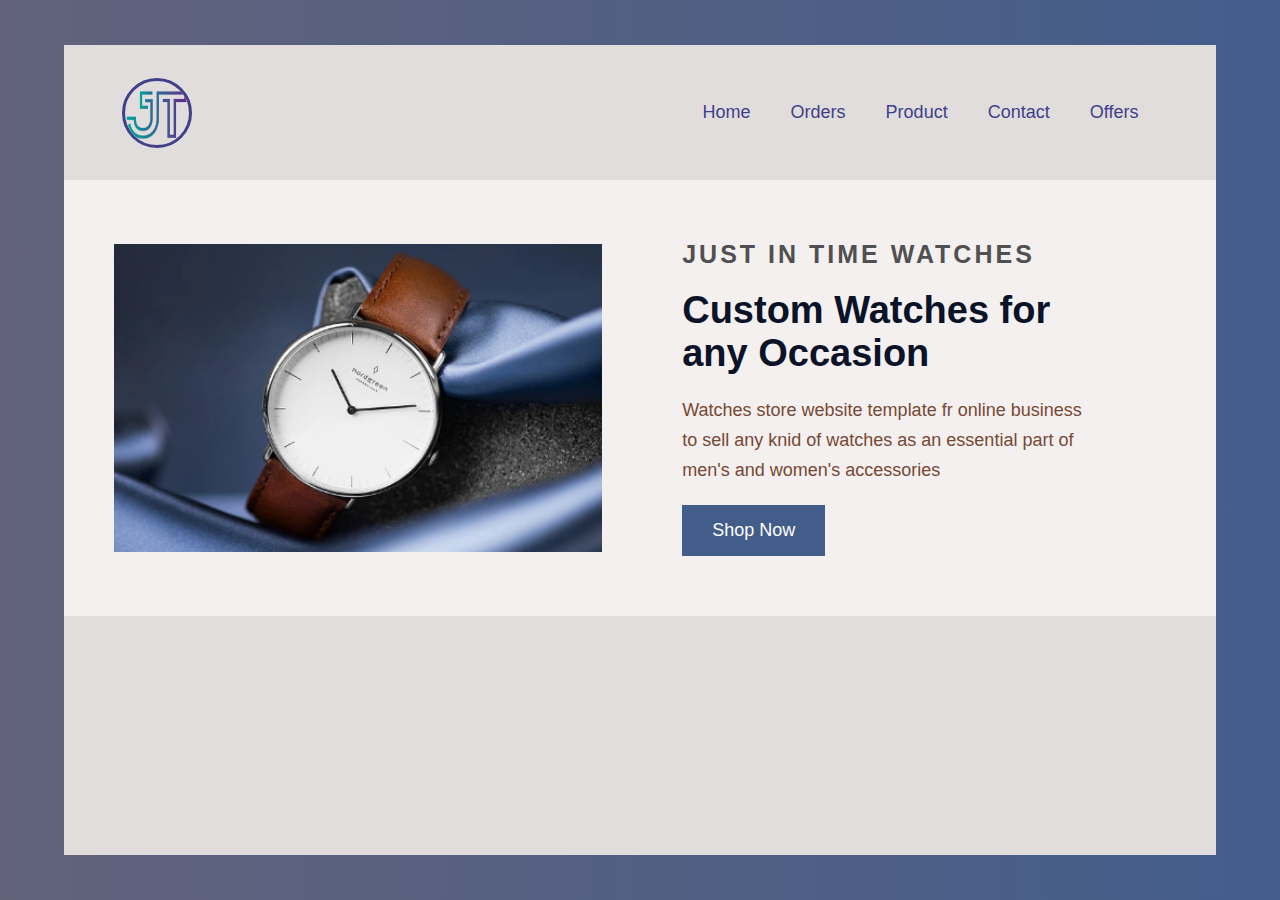
<file: product landing page/index.html>
<!DOCTYPE html>
<html>
    <head>
        <title>
            Product Landing Page
        </title>
        <link rel="stylesheet" href="style.css">
    </head>
    <body>
        <div class="container">
           <div class="main">
            <div class="bar">
                <img src="jt-removebg-preview.png" alt="logo" class="logo">
                    <ul class="list">
                        <li><a href="#">Home</a></li>
                        <li><a href="#">Orders</a></li>
                        <li><a href="#">Product</a></li>
                        <li><a href="#">Contact</a></li>
                        <li><a href="#">Offers</a></li>
            
                    </ul>
                
            </div>
            <div class="product">
                <img src="watches.png" alt="png" >
                <div class="text">
                    <h3>JUST IN TIME WATCHES</h3>
                    <h1>Custom Watches for any Occasion</h1>
                    <p>Watches store website template fr online business 
                        to sell any knid of watches as an essential
                        part of men's and women's accessories
                    </p>
                    <button>Shop Now</button>
                </div>
            </div>
           </div>                
        </div>
            
        
        
    </body>
</html>
</file>
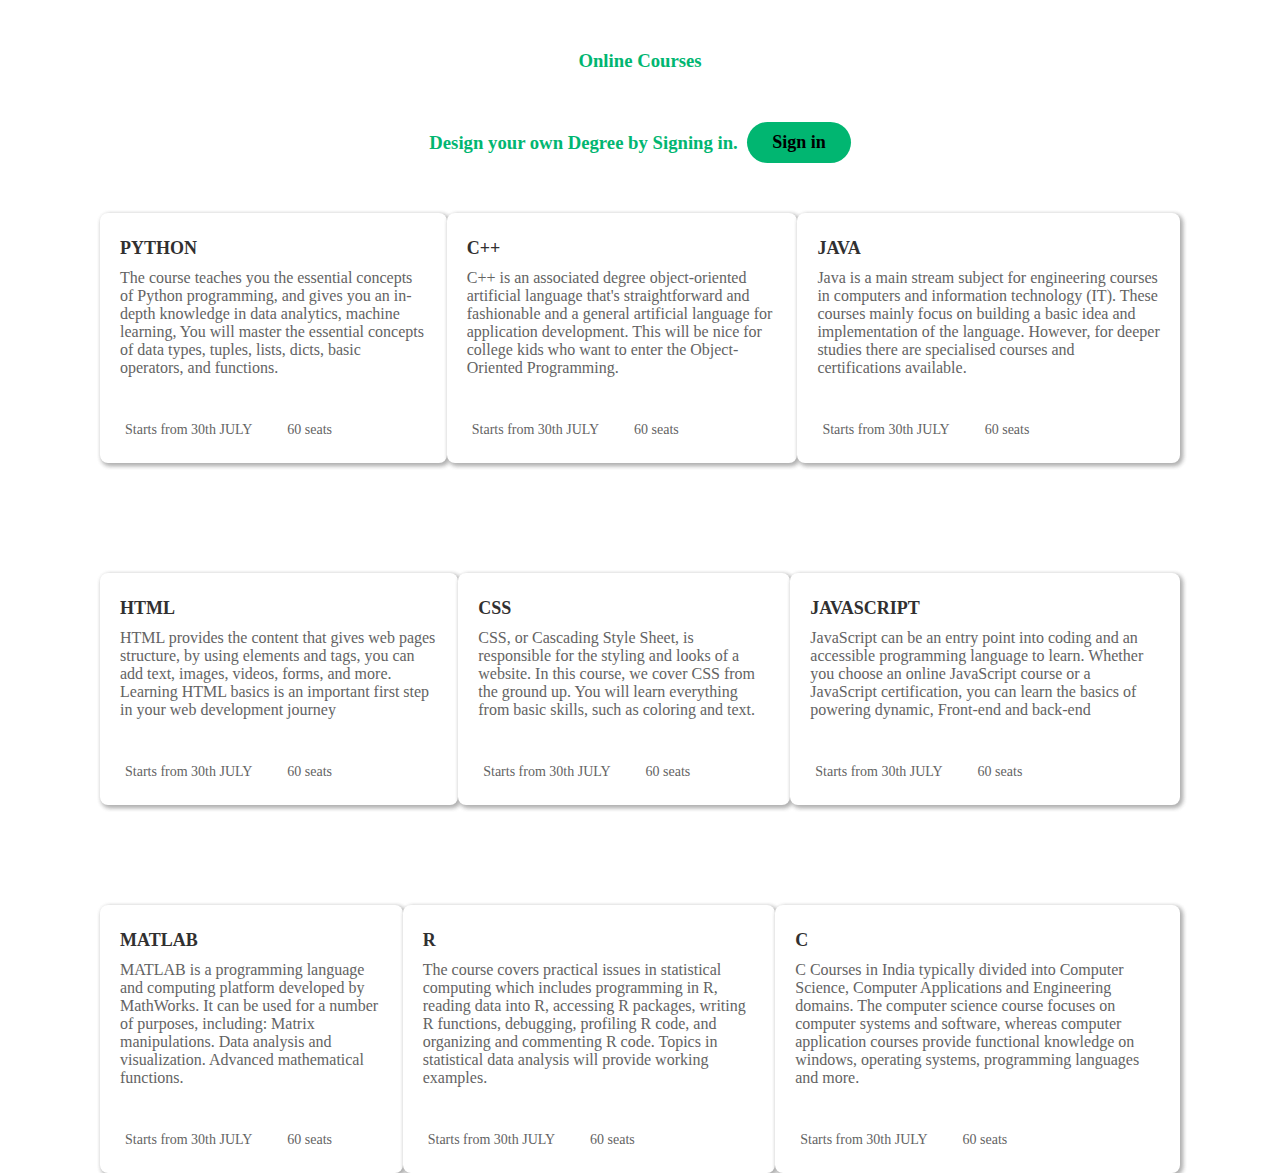
<file: sign/coursedes.html>
<!DOCTYPE html>
<html>
    <head>
        <link rel="stylesheet" href="elearning.css">
    </head>
    <body>
<div class="course-top" id=courses>
    <div class="online-title">
        <h3>Online Courses</h3>
    </div>
    <div class="online-title">
        <h3>Design your own Degree by Signing in.&nbsp;&nbsp;</h3>
        <a href="http://localhost:8080/sign/register.php" class="btn started">  Sign in</a>
    </div>
    <section class="online-courses">
    <div class="online-box">
        <h2>PYTHON</h2>
        <p>The course teaches you the essential concepts of Python programming,
            and gives you an in-depth knowledge in data analytics, machine learning,
            You will master the essential concepts of data types,
            tuples, lists, dicts, basic operators, and functions.</p>

        <div class="bottom-feature">
            <div class="left-date">
                <p>Starts from 30th JULY</p>
            </div>
            <div class="right-stu">
                <p>60 seats</p>
            </div>
        </div>
    </div>
    <div class="online-box">
        <h2>C++</h2>
        <p>C++ is an associated degree object-oriented artificial language that's straightforward and fashionable and a general artificial language for application development. This will be nice for college kids who want to enter the Object-Oriented Programming.</p>
        <div class="bottom-feature">
            <div class="left-date">
                <p>Starts from 30th JULY</p>
            </div>
            <div class="right-stu">
                <p>60 seats</p>
            </div>
        </div>
    </div>
    <div class="online-box" >
        <h2>JAVA</h2>
        <p>Java is a main stream subject for engineering courses in computers and information technology (IT). These courses mainly focus on building a basic idea and implementation of the language. However, for deeper studies there are specialised courses and certifications available.</p>

        <div class="bottom-feature">
            <div class="left-date">
                
                <p>Starts from 30th JULY</p>
            </div>
            <div class="right-stu">
                <p>60 seats</p>
            </div>
        </div>
    </div>
</section> 
 </div> 
       <div class="course-top2">
    <div class="online-title">
    </div>
    <section class="online-courses">
    <div class="online-box">
 
        <h2>HTML</h2>
        <p>HTML provides the content that gives web pages structure, by using elements and tags, you can add text, images, videos, forms, and more. Learning HTML basics is an important first step in your web development journey </p>
        
        <div class="bottom-feature">
            <div class="left-date">
                <p>Starts from 30th JULY</p>
            </div>
            <div class="right-stu">
                <p>60 seats</p>
            </div>
        </div>
    </div>
        <div class="online-box">

        <h2>CSS</h2>
        <p>CSS, or Cascading Style Sheet, is responsible for the styling and looks of a website. In this course, we cover CSS from the ground up. You will learn everything from basic skills, such as coloring and text.</p>

        <div class="bottom-feature">
            <div class="left-date">
               
                <p>Starts from 30th JULY</p>
            </div>
            <div class="right-stu">
                <p>60 seats</p>
            </div>
        </div>
    </div>
    <div class="online-box">

        <h2>JAVASCRIPT</h2>
        <p>JavaScript can be an entry point into coding and an accessible programming language to learn. Whether you choose an online JavaScript course or a JavaScript certification, you can learn the basics of powering dynamic, Front-end and back-end</p>
        <div class="bottom-feature">
            <div class="left-date">
                
                <p>Starts from 30th JULY</p>
            </div>
            <div class="right-stu">
                <p>60 seats</p>
            </div>
        </div>
    </div>
</section> 
 </div> 
     </div> 
       <div class="course-top2">
    <div class="online-title">
    </div>
    <section class="online-courses">
    <div class="online-box">

        <h2>MATLAB</h2>
        <p>MATLAB is a programming language and computing platform developed by MathWorks. It can be used for a number of purposes, including: Matrix manipulations. Data analysis and visualization. Advanced mathematical functions.</p>
        <div class="bottom-feature">
            <div class="left-date">
                <p>Starts from 30th JULY</p>
            </div>
            <div class="right-stu">
                <p>60 seats</p>
            </div>
        </div>
    </div>
        <div class="online-box">

        <h2>R</h2>
        <p>The course covers practical issues in statistical computing which includes programming in R, reading data into R, accessing R packages, writing R functions, debugging, profiling R code, and organizing and commenting R code. Topics in statistical data analysis will provide working examples.</p>

        <div class="bottom-feature">
            <div class="left-date">
                <p>Starts from 30th JULY</p>
            </div>
            <div class="right-stu">
                <p>60 seats</p>
            </div>
        </div>
    </div>
    <div class="online-box">

        <h2>C</h2>
        <p>C Courses in India typically divided into Computer Science, Computer Applications and Engineering domains. The computer science course focuses on computer systems and software, whereas computer application courses provide functional knowledge on windows, operating systems, programming languages and more.</p>
        <div class="bottom-feature">
            <div class="left-date">
                <p>Starts from 30th JULY</p>
            </div>
            <div class="right-stu">
                <p>60 seats</p>
            </div>
          
        </div>
    </div>
</section> 
   </div>
</body>
   </html>
</file>
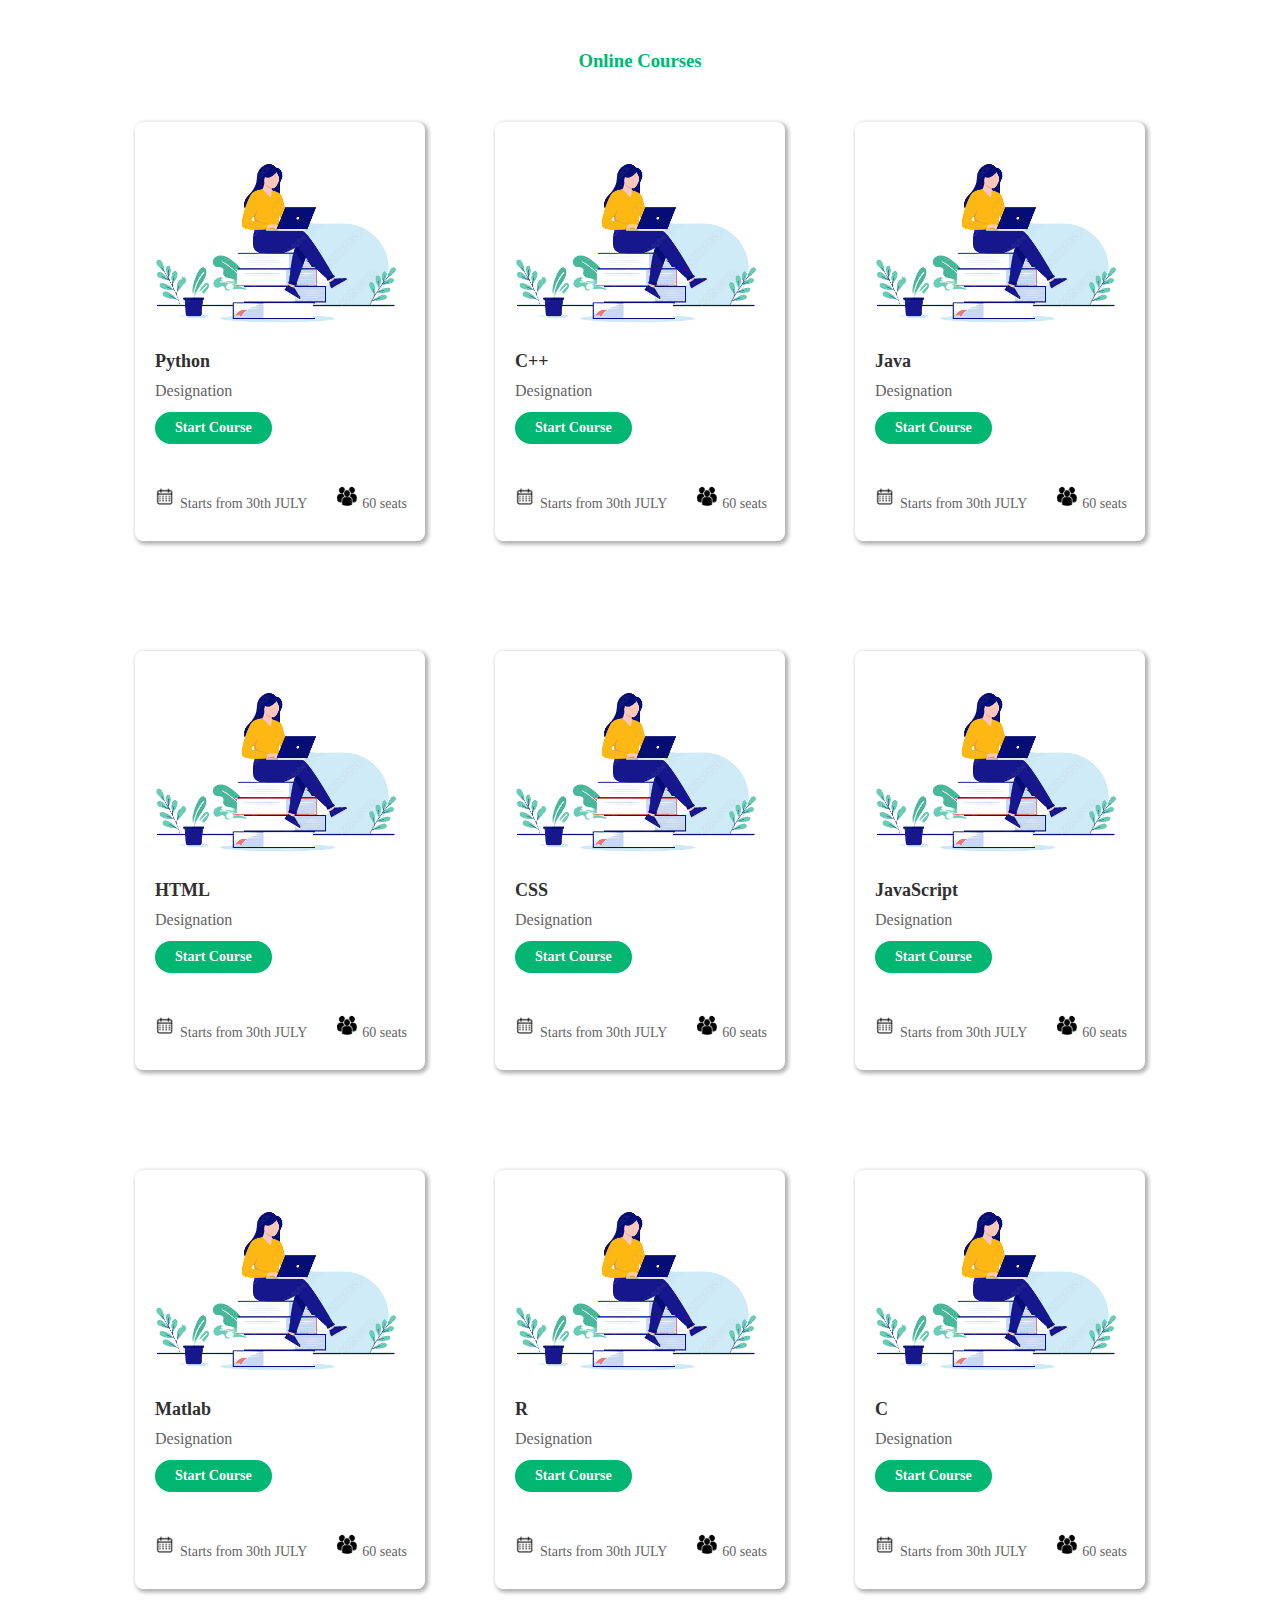
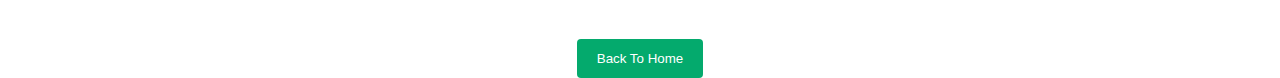
<file: sign/courses.html>
<html>
    <head>
        <link rel="stylesheet" href="elearning.css">
        <style>
        input[type=submit] {
            display: flex;
            justify-content: center;
            align-items: center;
            background-color: #04AA6D;
            color: white;
            padding: 12px 20px;
            margin-bottom: 50px;
            margin:auto;
            margin-top: 50px;
            border: none;
            border-radius: 4px;
            cursor: pointer;
          }
          
          input[type=submit]:hover {
            background-color: #45a049;
          }
        </style>  
</head>
<body>
<div class="course-top" id=courses> 
    <div class="online-title">
        <h3>Online Courses</h3>
    </div>
    <section class="online-courses">
    <div class="online-box">
        <img src="work2-removebg-preview.png" alt="">
        <h2>Python</h2>
        <p>Designation</p>

        <a href="pythonvideo.html" class="btn started course-btn" name="python">Start Course</a>
        <div class="bottom-feature">
            <div class="left-date">
                <img src="date-removebg-preview.png" alt="" style="width:20px ; height:20px;">
                <p>Starts from 30th JULY</p>
            </div>
            <div class="right-stu">
                <img src="users-removebg-preview.png" alt="" style="width:20px ; height:20px;">
                <p>60 seats</p>
            </div>
        </div>
    </div>
    <div class="online-box">
        <img src="work2-removebg-preview.png" alt="">
        <h2>C++</h2>
        <p>Designation</p>
        <a href="cplusvideo.html" class="btn started course-btn">Start Course</a>
        <div class="bottom-feature">
            <div class="left-date">
                <img src="date-removebg-preview.png" alt="" style="width:20px ; height:20px;">
                <p>Starts from 30th JULY</p>
            </div>
            <div class="right-stu">
                <img src="users-removebg-preview.png" alt="" style="width:20px ; height:20px;">
                <p>60 seats</p>
            </div>
        </div>
    </div>
    <div class="online-box">
        <img src="work2-removebg-preview.png" alt="">
        <h2>Java</h2>
        <p>Designation</p>
        <a href="javavideo.html" class="btn started course-btn">Start Course</a>
        <div class="bottom-feature">
            <div class="left-date">
                <img src="date-removebg-preview.png" alt="" style="width:20px ; height:20px;">
                <p>Starts from 30th JULY</p>
            </div>
            <div class="right-stu">
                <img src="users-removebg-preview.png" alt="" style="width:20px ; height:20px;">
                <p>60 seats</p>
            </div>
        </div>
    </div>
</section> 
 </div> 
       <div class="course-top2">
    <div class="online-title">
    </div>
    <section class="online-courses">
    <div class="online-box">
        <img src="work2-removebg-preview.png" alt="">
        <h2>HTML</h2>
        <p>Designation</p>
        <a href="htmlvideo.html" class="btn started course-btn">Start Course</a>
        <div class="bottom-feature">
            <div class="left-date">
                <img src="date-removebg-preview.png" alt="" style="width:20px ; height:20px;">
                <p>Starts from 30th JULY</p>
            </div>
            <div class="right-stu">
                <img src="users-removebg-preview.png" alt="" style="width:20px ; height:20px;">
                <p>60 seats</p>
            </div>
        </div>
    </div>
        <div class="online-box">
        <img src="work2-removebg-preview.png" alt="">
        <h2>CSS</h2>
        <p>Designation</p>
        <a href="cssvideo.html" class="btn started course-btn">Start Course</a>
        <div class="bottom-feature">
            <div class="left-date">
                <img src="date-removebg-preview.png" alt="" style="width:20px ; height:20px;">
                <p>Starts from 30th JULY</p>
            </div>
            <div class="right-stu">
                <img src="users-removebg-preview.png" alt="" style="width:20px ; height:20px;">
                <p>60 seats</p>
            </div>
        </div>
    </div>
    <div class="online-box">
        <img src="work2-removebg-preview.png" alt="">
        <h2>JavaScript</h2>
        <p>Designation</p>
        <a href="javascriptvideo.html" class="btn started course-btn">Start Course</a>
        <div class="bottom-feature">
            <div class="left-date">
                <img src="date-removebg-preview.png" alt="" style="width:20px ; height:20px;">
                <p>Starts from 30th JULY</p>
            </div>
            <div class="right-stu">
                <img src="users-removebg-preview.png" alt="" style="width:20px ; height:20px;">
                <p>60 seats</p>
            </div>
        </div>
    </div>
</section> 
 </div> 
     </div> 
       <div class="course-top2">
    <div class="online-title">
    </div>
    <section class="online-courses">
    <div class="online-box">
        <img src="work2-removebg-preview.png" alt="">
        <h2>Matlab</h2>
        <p>Designation</p>
        <a href="matlabvideo.html" class= "btn started course-btn">Start Course</a>
        <div class="bottom-feature">
            <div class="left-date">
                <img src="date-removebg-preview.png" alt="" style="width:20px ; height:20px;">
                <p>Starts from 30th JULY</p>
            </div>
            <div class="right-stu">
                <img src="users-removebg-preview.png" alt="" style="width:20px ; height:20px;">
                <p>60 seats</p>
            </div>
        </div>
    </div>
        <div class="online-box">
        <img src="work2-removebg-preview.png" alt="">
        <h2>R</h2>
        <p>Designation</p>
        <a href="rvideo.html" class="btn started course-btn">Start Course</a>
        <div class="bottom-feature">
            <div class="left-date">
                <img src="date-removebg-preview.png" alt="" style="width:20px ; height:20px;">
                <p>Starts from 30th JULY</p>
            </div>
            <div class="right-stu">
                <img src="users-removebg-preview.png" alt="" style="width:20px ; height:20px;">
                <p>60 seats</p>
            </div>
        </div>
    </div>
    <div class="online-box">
        <img src="work2-removebg-preview.png" alt="">
        <h2>C</h2>
        <p>Designation</p>
        <a href="cvideo.html" class="btn started course-btn">Start Course</a>
        <div class="bottom-feature">
            <div class="left-date">
                <img src="date-removebg-preview.png" alt="" style="width:20px ; height:20px;">
                <p>Starts from 30th JULY</p>
            </div>
            <div class="right-stu">
                <img src="users-removebg-preview.png" alt="" style="width:20px ; height:20px;">
                <p>60 seats</p>
            </div>
        </div>
    </div>
</section>
<form action="elearning.html">
    <input type="submit" value="Back To Home">
   </div>
</form> 
</body>  
   </html>
</file>
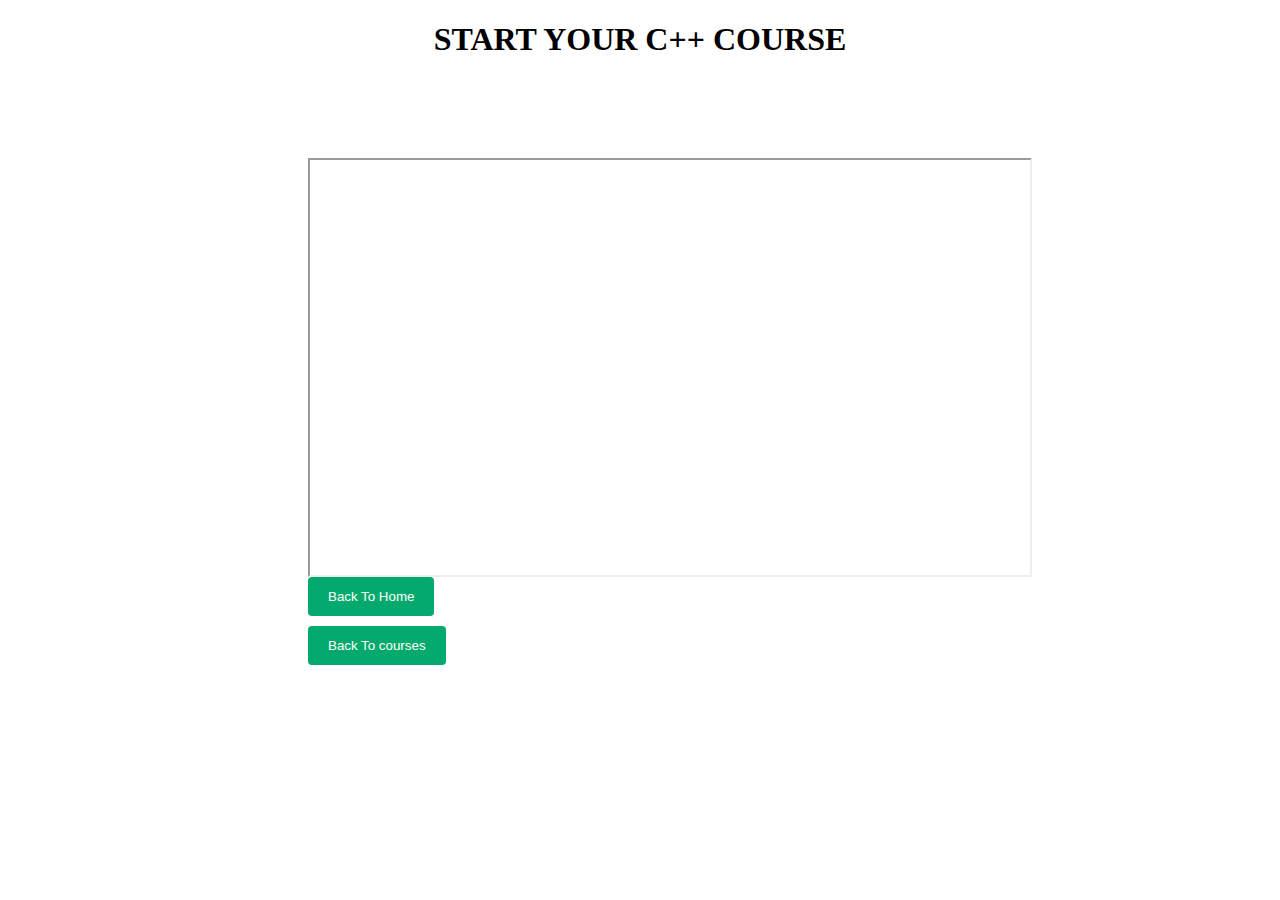
<file: sign/cplusvideo.html>
<!DOCTYPE html>
<html>
    <head>
<h1>START YOUR C++ COURSE</h1>
        <style>
            h1{
                text-align: center;
            }
            iframe{
                display: block;
                margin-top:100px;
                margin-left:300px;
                margin-right:300px;
                padding: top 180px;
            }
            input[type=submit] {
                display: flex;
                justify-content: center;
                align-items: center;
                background-color: #04AA6D;
                color: white;
                padding: 12px 20px;
                margin-left:300px;
                margin-bottom:10px ;
                border: none;
                border-radius: 4px;
                cursor: pointer;
              }
              
              input[type=submit]:hover {
                background-color: #45a049;
              }
        </style>

    </head>
    <body>

        <iframe src="https://www.youtube.com/embed/-TkoO8Z07hI" width="720" height="415">
        </iframe>
        <form action="elearning.html">
            <input type="submit" value="Back To Home">
        </form>
    </form>
    <form action="courses.html">
        <input type="submit" value="Back To courses">
    </form>
    </body>
</html>
</file>
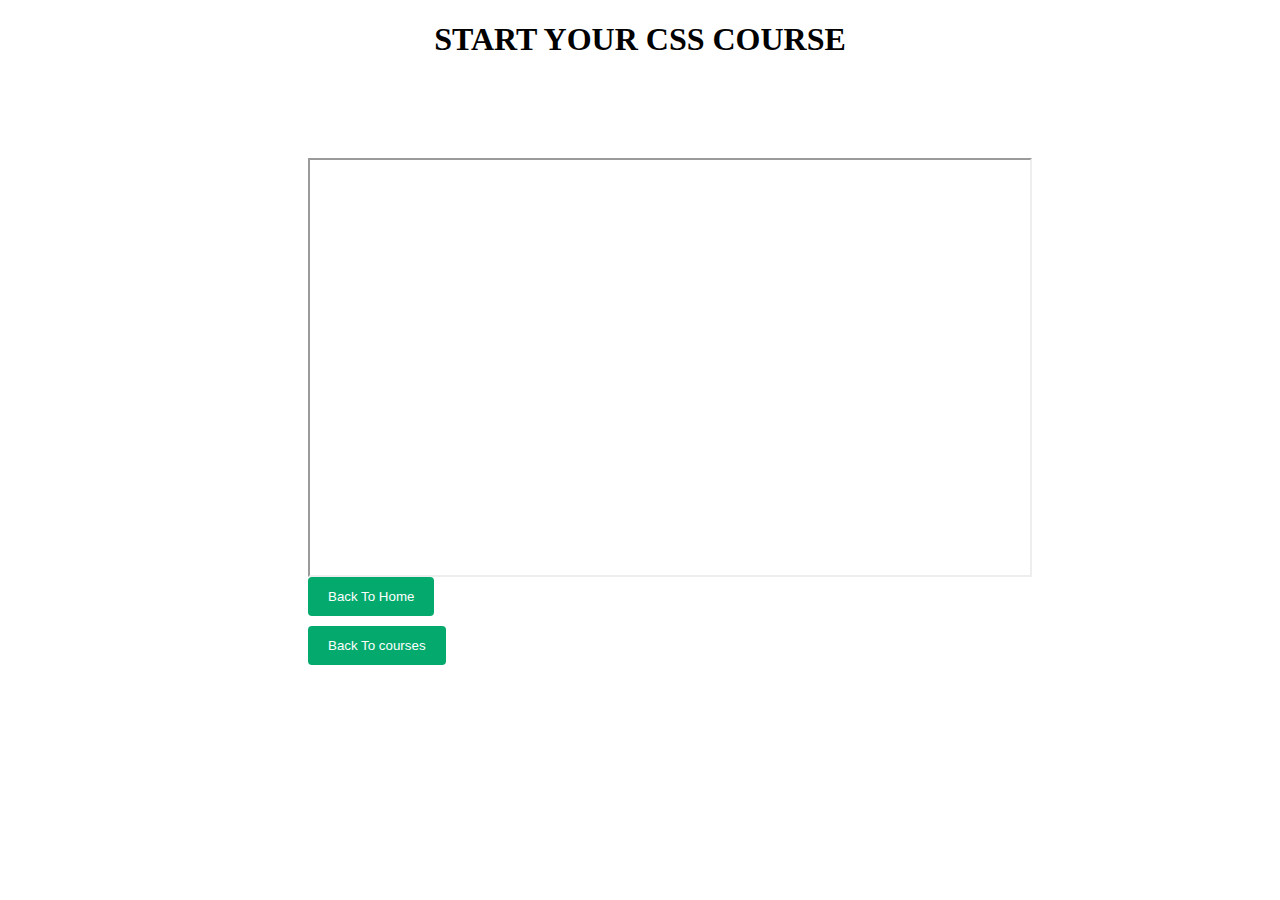
<file: sign/cssvideo.html>
<!DOCTYPE html>
<html>
    <head>
<h1>START YOUR CSS COURSE</h1>
        <style>
            h1{
                text-align: center;
            }
            iframe{
                display: block;
                margin-top:100px;
                margin-left:300px;
                padding: top 180px;
            }
            input[type=submit] {
                display: flex;
                justify-content: center;
                align-items: center;
                background-color: #04AA6D;
                color: white;
                padding: 12px 20px;
                margin-left:300px;
                margin-bottom:10px ;
                border: none;
                border-radius: 4px;
                cursor: pointer;
              }
              
              input[type=submit]:hover {
                background-color: #45a049;
              }
        </style>

    </head>
    <body>

        <iframe src="https://www.youtube.com/embed/HGTJBPNC-Gw" width="720" height="415">
            
        </iframe>
        <form action="elearning.html">
            <input type="submit" value="Back To Home">
        </form>
    </form>
    <form action="courses.html">
        <input type="submit" value="Back To courses">
    </form>
    </body>
</html>
</file>
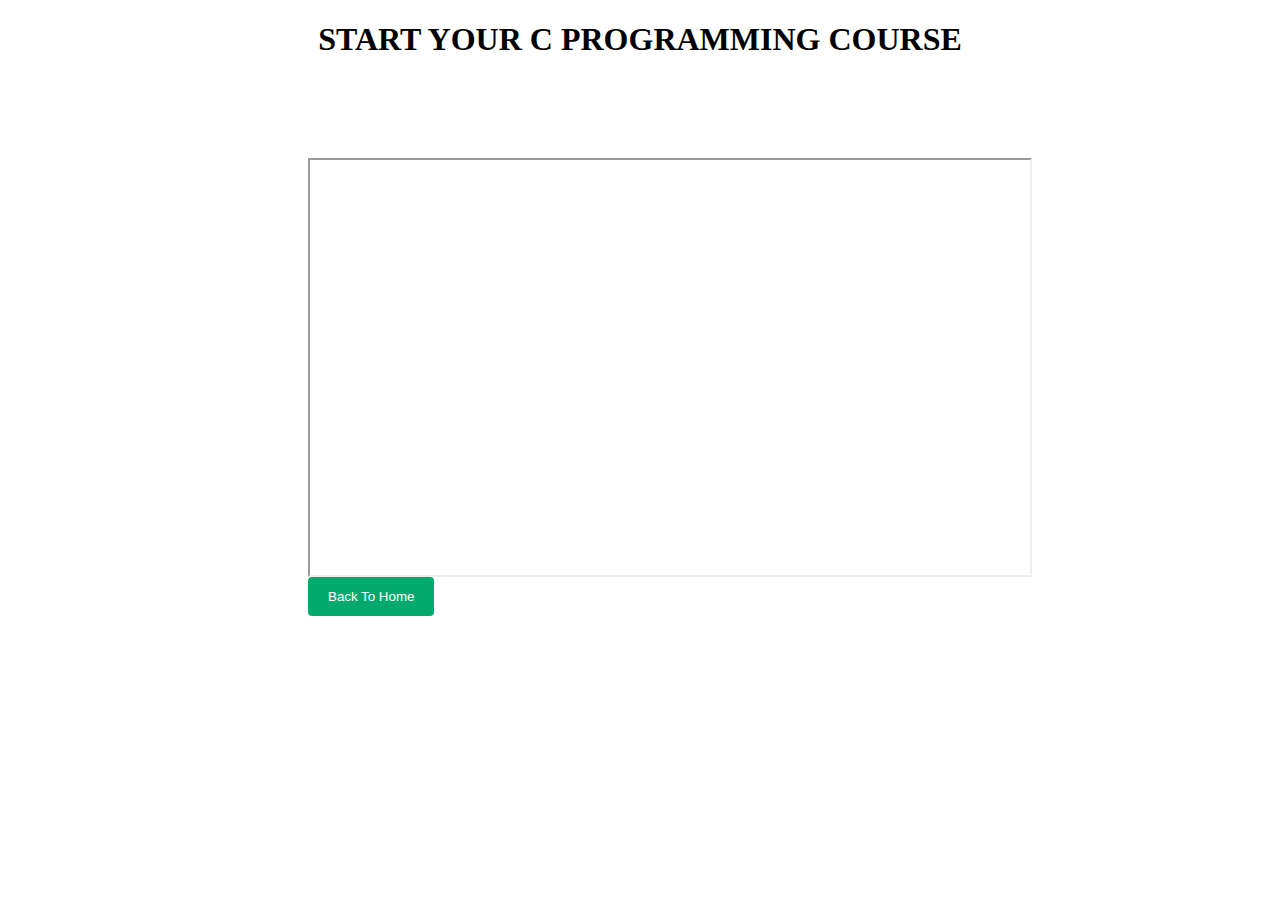
<file: sign/cvideo.html>
<!DOCTYPE html>
<html>
    <head>
<h1>START YOUR C PROGRAMMING  COURSE</h1>
        <style>
            h1{
                text-align: center;
            }
            iframe{
                display: block;
                margin-top:100px;
                margin-left:300px;
                padding: top 180px;
            }
            input[type=submit] {
                display: flex;
                justify-content: center;
                align-items: center;
                background-color: #04AA6D;
                color: white;
                padding: 12px 20px;
                margin-left:300px;
                border: none;
                border-radius: 4px;
                cursor: pointer;
              }
              
              input[type=submit]:hover {
                background-color: #45a049;
              }
        </style>

    </head>
    <body>

        <iframe src="https://www.youtube.com/embed/87SH2Cn0s9A" width="720" height="415">
        </iframe>
        <form action="elearning.html">
        <input type="submit" value="Back To Home">
    </form>
    </body>
</html>
</file>
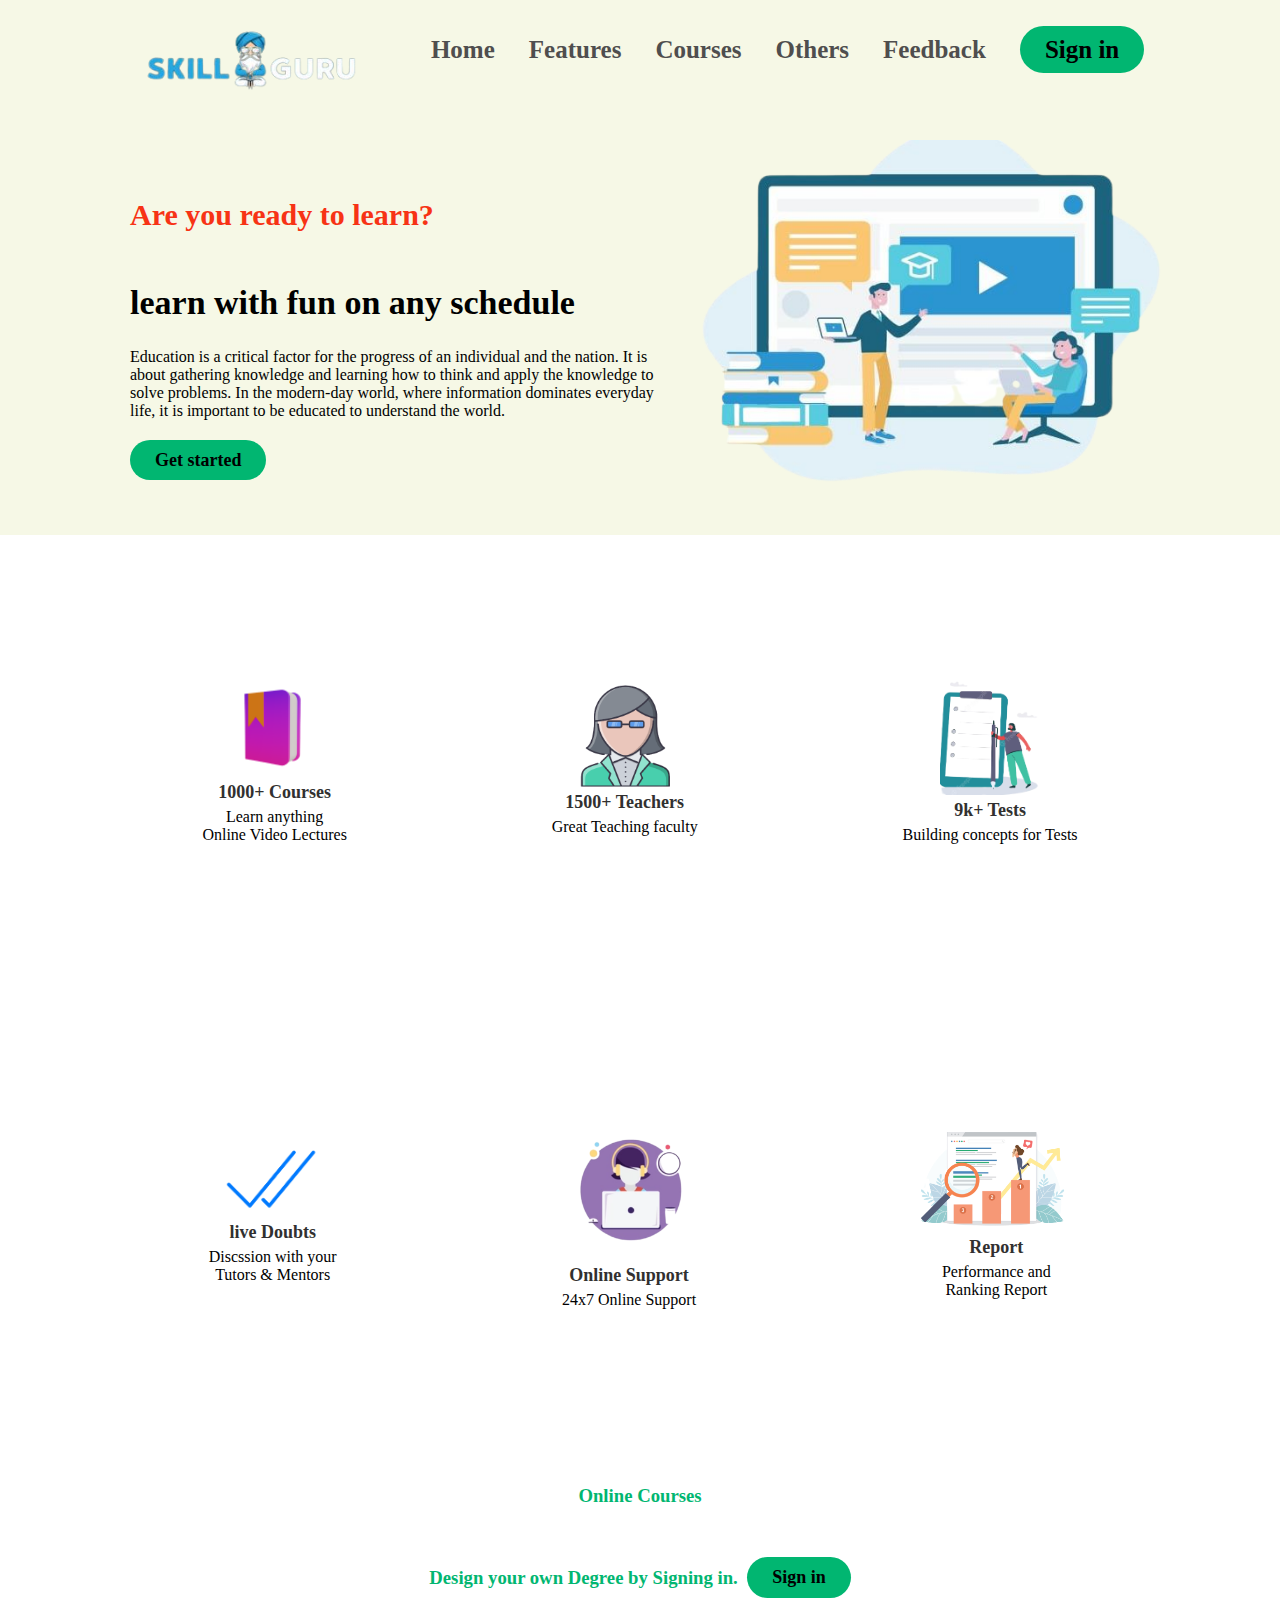
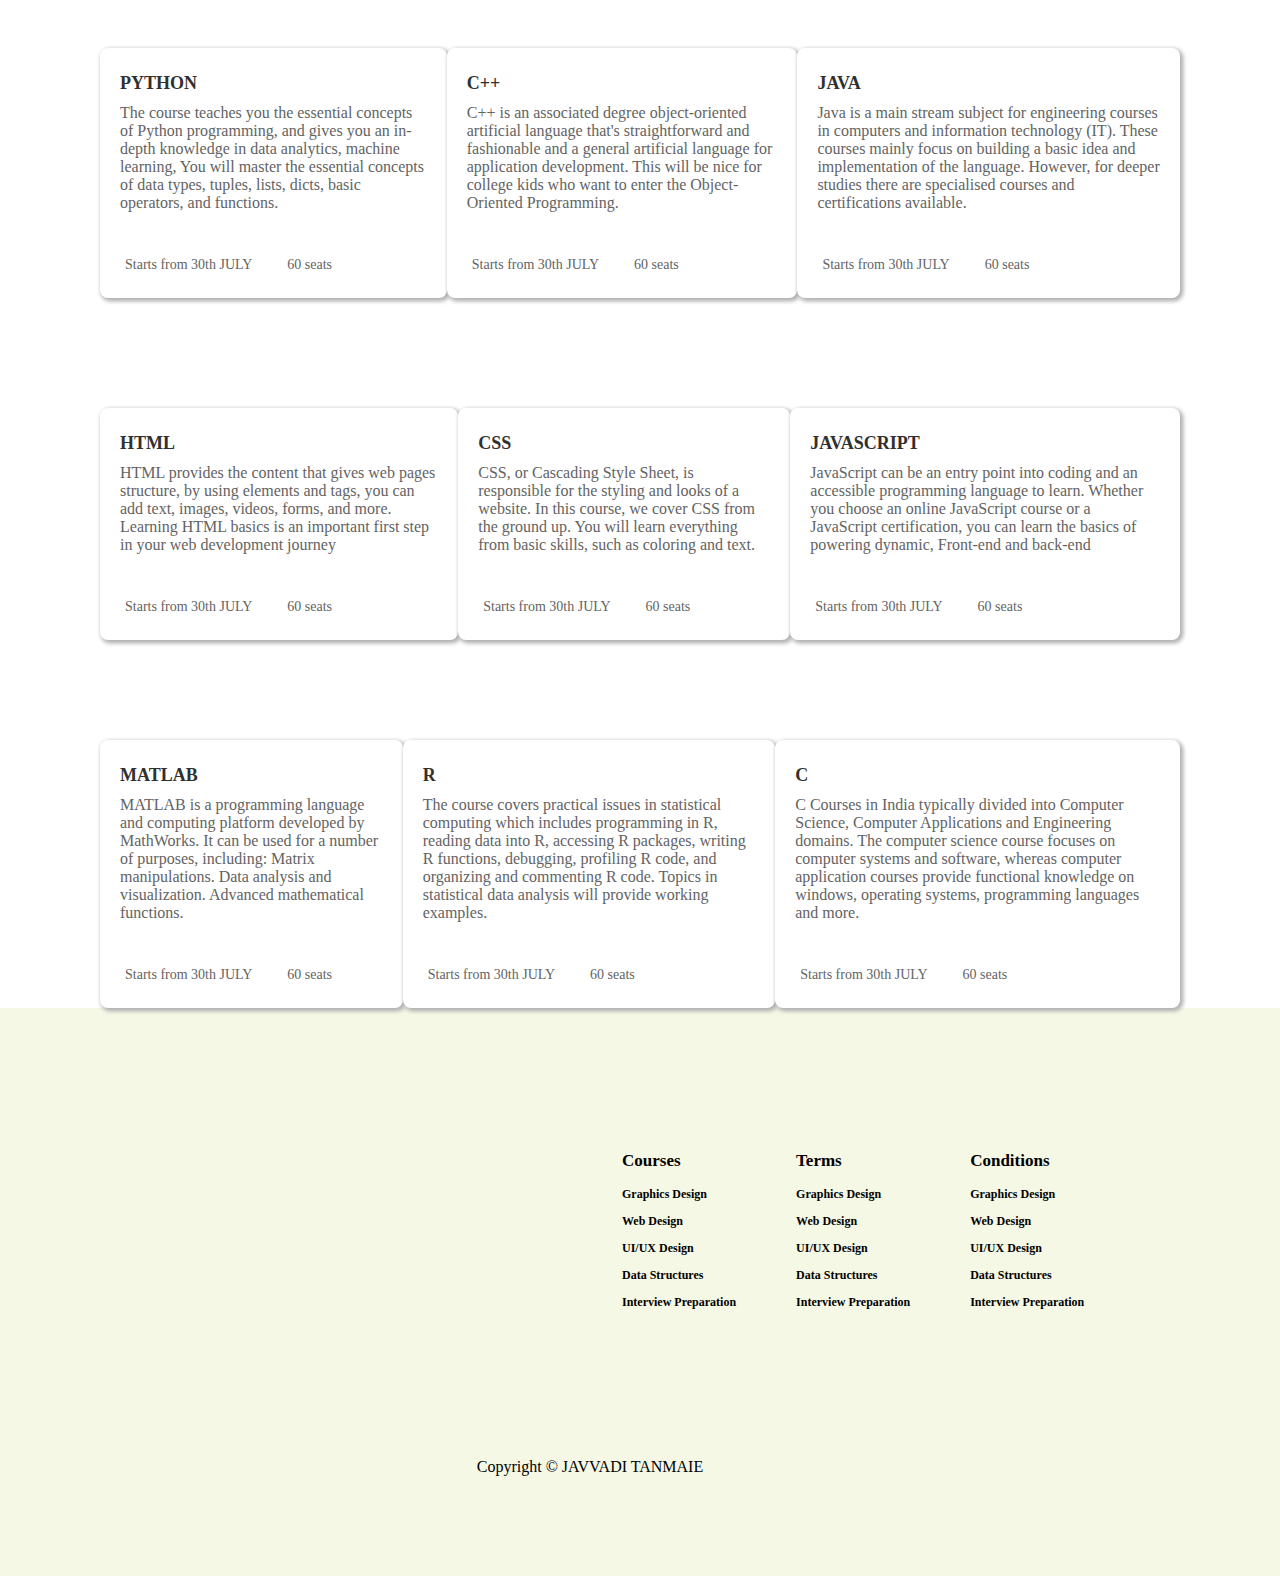
<file: sign/elearning.html>
<!DOCTYPE html>
<html>
    <head>
        <title>SKILL GURU</title>
        <link rel="stylesheet" href="elearning.css">
    </head>

    <body>
        <div class="top-header">
            <header>
                <nav>
                    <div class="logo">
                        <img src="skill_guru-removebg-preview.png" alt="elearning" class="logo-img">
                    </div>

                    <ul>
                        <li><a href="#home">Home</a></li>
                        <li><a href="#features">Features</a></li>
                        <li><a href="#courses">Courses</a></li>
                        <li><a href="#footer">Others</a></li>
                        <li><a href="http://localhost:8080/sign/feedback.php">Feedback</a></li>
                        <li><a href="http://localhost:8080/sign/register.php" class="btn">Sign in</a></li>
          
                    </ul>
                </nav>
            </header>
            <section class="hero-section">
                <div class="hero-box">
                    <div class="left-box";>
                        <p class="ready" style="font-weight: bold; font-size: 30px;"> <br>Are you ready to learn?</p>
                        <h1><br>learn with fun on <span>any schedule</span></h1>
                        <p class="left-para"><br>Education is a critical factor for the progress of an individual and the nation.
                            It is about gathering knowledge and learning how to think and apply the knowledge to solve problems.
                            In the modern-day world, where information dominates everyday life, it is important to be educated to understand the world.</p>
                            <a href="http://localhost:8080/sign/register.php" class="btn started">Get started</a>
                    </div>
                    <div class="right-box"></div>
                    <img src="headerimage-removebg-preview.png" alt="header-images" class="right-img">
                </div>
            </section>

        </div>
        <section class="feature" id="features">
         <div class="boxes">
                <img src="book-removebg-preview.png" alt="book image" style="width:100px">
                <h2> 1000+ Courses</h2>
                <p>Learn anything</p>
                <p>Online Video Lectures</p>
            </div>
            <div class="boxes al-shadow">
                <img src="teacher-removebg-preview.png" alt="book image" style="width:100px">
                <h2> 1500+ Teachers</h2>
                <p>Great Teaching faculty</p>
            </div>
            <div class="boxes">
                <img src="test-removebg-preview.png" alt="book image" style="width:100px">
                <h2>9k+ Tests</h2>
                <p>Building concepts for Tests</p>
            </div>
        </section>
        <section class="feature2" id="features">
            <div class="boxes">
                <img src="live-removebg-preview.png" alt="book image" style="width:100px">
                <h2> live Doubts</h2>
                <p>Discssion with your</p>
                <p>Tutors & Mentors</p>
                </div>
                <div class="boxes" al-shadow>
                    <img src="onlinesupport-removebg-preview.png" alt="book image" style="width:150px">
                    <h2> Online Support</h2>
                    <p>24x7 Online Support</p>
                </div>
                <div class="boxes">
                    <img src="ranking-removebg-preview.png" alt="book image" style="width:150px">
                    <h2>Report</h2>
                    <p>Performance and</p>
                    <p>Ranking Report</p>
                </div>
            </div>
        </section>
      
        <div class="course-top" id=courses>
            <div class="online-title">
                <h3>Online Courses</h3>
            </div>
            <div class="online-title">
                <h3>Design your own Degree by Signing in.&nbsp;&nbsp;</h3>
                <a href="http://localhost:8080/sign/register.php" class="btn started">  Sign in</a>
            </div>
            <section class="online-courses">
            <div class="online-box">
                <h2>PYTHON</h2>
                <p>The course teaches you the essential concepts of Python programming,
                    and gives you an in-depth knowledge in data analytics, machine learning,
                    You will master the essential concepts of data types,
                    tuples, lists, dicts, basic operators, and functions.</p>
        
                <div class="bottom-feature">
                    <div class="left-date">
                        <p>Starts from 30th JULY</p>
                    </div>
                    <div class="right-stu">
                        <p>60 seats</p>
                    </div>
                </div>
            </div>
            <div class="online-box">
                <h2>C++</h2>
                <p>C++ is an associated degree object-oriented artificial language that's straightforward and fashionable and a general artificial language for application development. This will be nice for college kids who want to enter the Object-Oriented Programming.</p>
                <div class="bottom-feature">
                    <div class="left-date">
                        <p>Starts from 30th JULY</p>
                    </div>
                    <div class="right-stu">
                        <p>60 seats</p>
                    </div>
                </div>
            </div>
            <div class="online-box" >
                <h2>JAVA</h2>
                <p>Java is a main stream subject for engineering courses in computers and information technology (IT). These courses mainly focus on building a basic idea and implementation of the language. However, for deeper studies there are specialised courses and certifications available.</p>
        
                <div class="bottom-feature">
                    <div class="left-date">
                        
                        <p>Starts from 30th JULY</p>
                    </div>
                    <div class="right-stu">
                        <p>60 seats</p>
                    </div>
                </div>
            </div>
        </section> 
         </div> 
               <div class="course-top2">
            <div class="online-title">
            </div>
            <section class="online-courses">
            <div class="online-box">
         
                <h2>HTML</h2>
                <p>HTML provides the content that gives web pages structure, by using elements and tags, you can add text, images, videos, forms, and more. Learning HTML basics is an important first step in your web development journey </p>
                
                <div class="bottom-feature">
                    <div class="left-date">
                        <p>Starts from 30th JULY</p>
                    </div>
                    <div class="right-stu">
                        <p>60 seats</p>
                    </div>
                </div>
            </div>
                <div class="online-box">
        
                <h2>CSS</h2>
                <p>CSS, or Cascading Style Sheet, is responsible for the styling and looks of a website. In this course, we cover CSS from the ground up. You will learn everything from basic skills, such as coloring and text.</p>
        
                <div class="bottom-feature">
                    <div class="left-date">
                       
                        <p>Starts from 30th JULY</p>
                    </div>
                    <div class="right-stu">
                        <p>60 seats</p>
                    </div>
                </div>
            </div>
            <div class="online-box">
        
                <h2>JAVASCRIPT</h2>
                <p>JavaScript can be an entry point into coding and an accessible programming language to learn. Whether you choose an online JavaScript course or a JavaScript certification, you can learn the basics of powering dynamic, Front-end and back-end</p>
                <div class="bottom-feature">
                    <div class="left-date">
                        
                        <p>Starts from 30th JULY</p>
                    </div>
                    <div class="right-stu">
                        <p>60 seats</p>
                    </div>
                </div>
            </div>
        </section> 
         </div> 
             </div> 
               <div class="course-top2">
            <div class="online-title">
            </div>
            <section class="online-courses">
            <div class="online-box">
        
                <h2>MATLAB</h2>
                <p>MATLAB is a programming language and computing platform developed by MathWorks. It can be used for a number of purposes, including: Matrix manipulations. Data analysis and visualization. Advanced mathematical functions.</p>
                <div class="bottom-feature">
                    <div class="left-date">
                        <p>Starts from 30th JULY</p>
                    </div>
                    <div class="right-stu">
                        <p>60 seats</p>
                    </div>
                </div>
            </div>
                <div class="online-box">
        
                <h2>R</h2>
                <p>The course covers practical issues in statistical computing which includes programming in R, reading data into R, accessing R packages, writing R functions, debugging, profiling R code, and organizing and commenting R code. Topics in statistical data analysis will provide working examples.</p>
        
                <div class="bottom-feature">
                    <div class="left-date">
                        <p>Starts from 30th JULY</p>
                    </div>
                    <div class="right-stu">
                        <p>60 seats</p>
                    </div>
                </div>
            </div>
            <div class="online-box">
        
                <h2>C</h2>
                <p>C Courses in India typically divided into Computer Science, Computer Applications and Engineering domains. The computer science course focuses on computer systems and software, whereas computer application courses provide functional knowledge on windows, operating systems, programming languages and more.</p>
                <div class="bottom-feature">
                    <div class="left-date">
                        <p>Starts from 30th JULY</p>
                    </div>
                    <div class="right-stu">
                        <p>60 seats</p>
                    </div>
                  
                </div>
            </div>
        </section> 
           </div>
         <footer>
            <div class="footer-box" id="footer">
                <div class="footer-links footer-about"> 
                    <p></p> 
            </div>
            <div class="footer-links">
                <h3>Courses</h3>
                <a href="#">Graphics Design</a>
                <a href="#">Web Design</a>
                <a href="#">UI/UX Design</a>
                <a href="#">Data Structures</a>
                <a href="#">Interview Preparation</a>
            </div>
            <div class="footer-links">
                <h3>Terms</h3>
                <a href="#">Graphics Design</a>
                <a href="#">Web Design</a>
                <a href="#">UI/UX Design</a>
                <a href="#">Data Structures</a>
                <a href="#">Interview Preparation</a>
            </div>
            <div class="footer-links">
                <h3>Conditions</h3>
                <a href="#">Graphics Design</a>
                <a href="#">Web Design</a>
                <a href="#">UI/UX Design</a>
                <a href="#">Data Structures</a>
                <a href="#">Interview Preparation</a>
            </div>
            </div>
            <p class="end">Copyright &copy; JAVVADI TANMAIE</p>
        </footer>     
    </body>
</html>
</file>
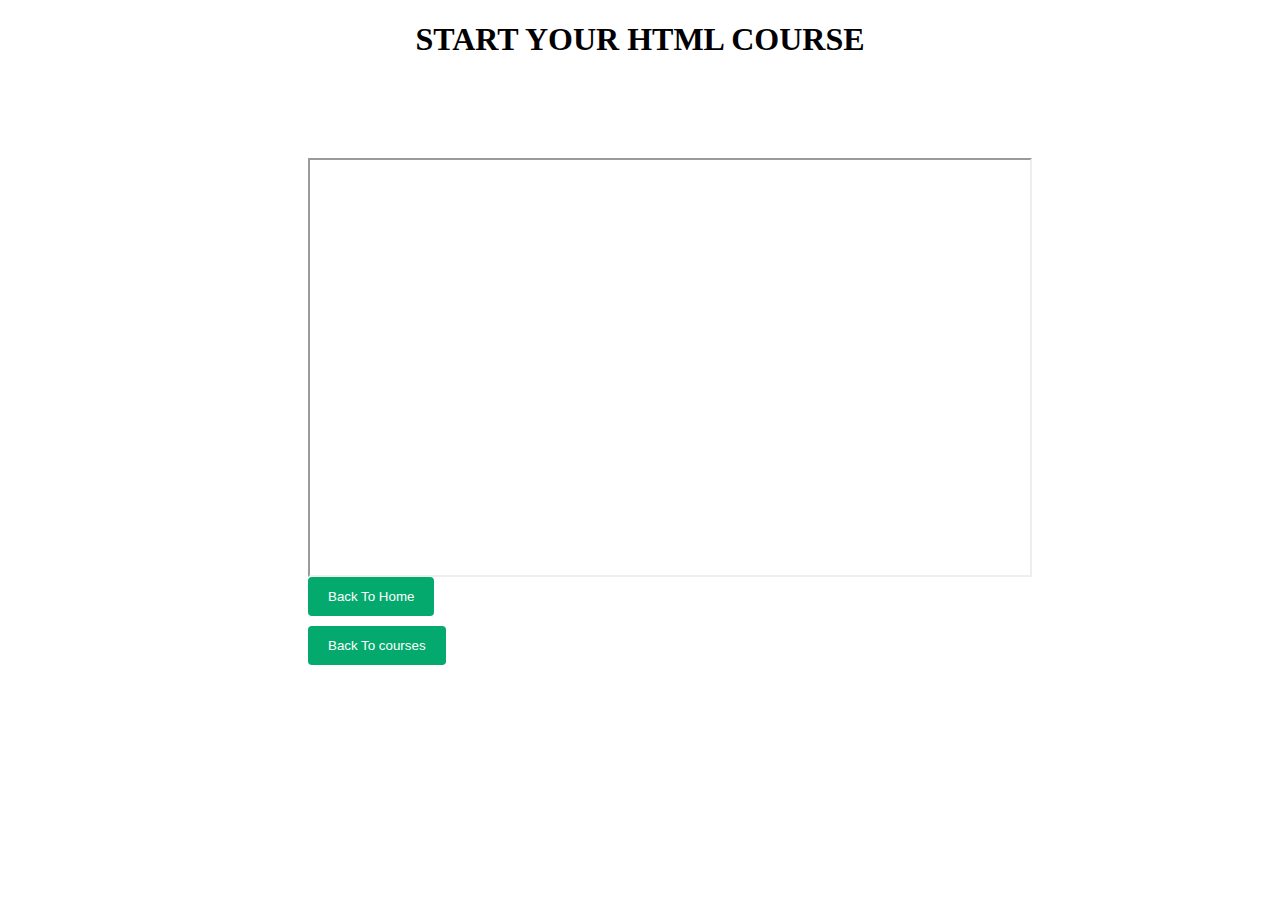
<file: sign/htmlvideo.html>
<!DOCTYPE html>
<html>
    <head>
<h1>START YOUR HTML COURSE</h1>
        <style>
            h1{
                text-align: center;
            }
            iframe{
                display: block;
                margin-top:100px;
                margin-left:300px;
                padding: top 180px;
            }
            input[type=submit] {
                display: flex;
                justify-content: center;
                align-items: center;
                background-color: #04AA6D;
                color: white;
                padding: 12px 20px;
                margin-left:300px;
                margin-bottom:10px ;
                border: none;
                border-radius: 4px;
                cursor: pointer;
              }
              
              input[type=submit]:hover {
                background-color: #45a049;
              }
        </style>

    </head>
    <body>

        <iframe src="https://www.youtube.com/embed/HGTJBPNC-Gw" width="720" height="415">
            
        </iframe>
        <form action="elearning.html">
            <input type="submit" value="Back To Home">
        </form>
    </form>
    <form action="courses.html">
        <input type="submit" value="Back To courses">
    </form>
    </body>
</html>
</file>
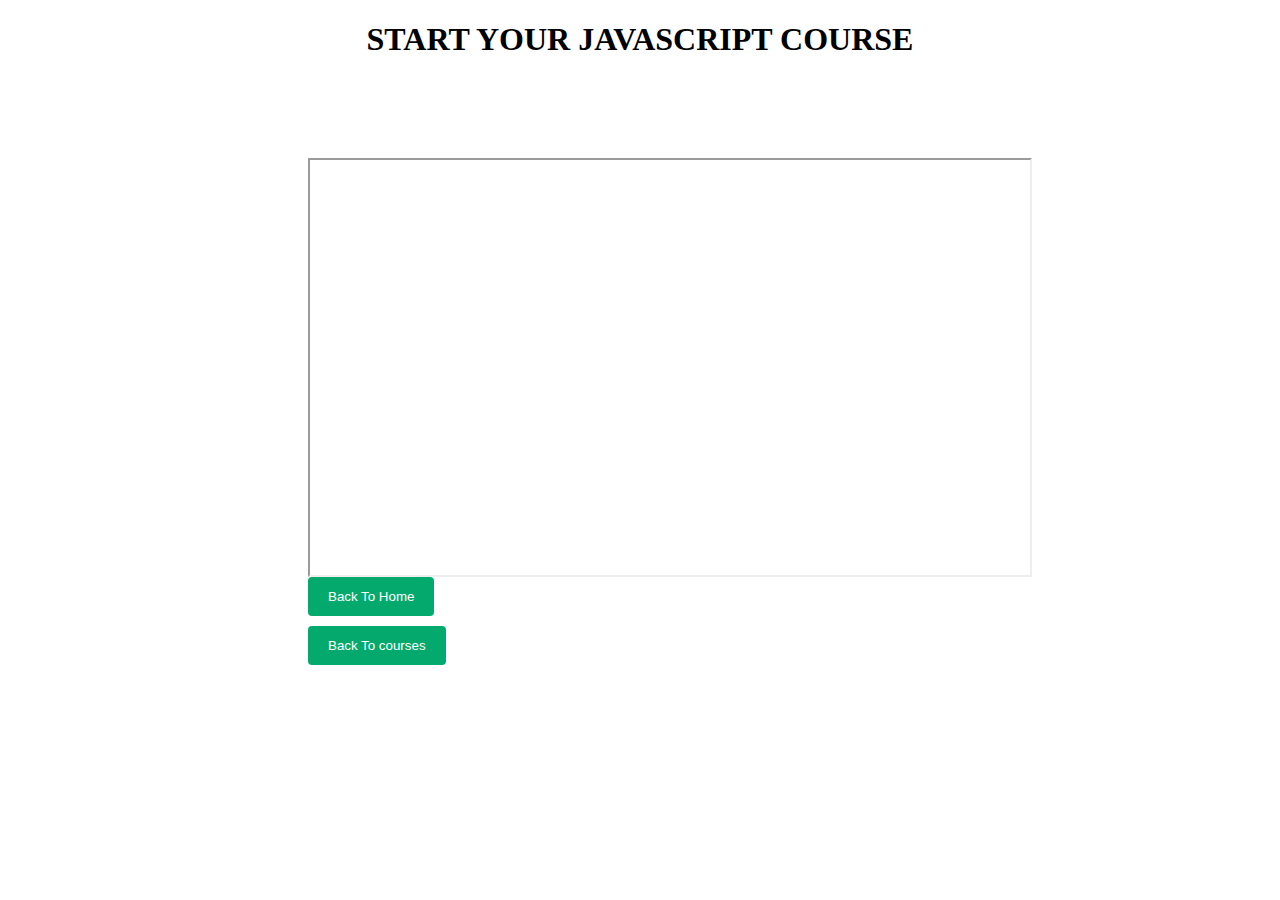
<file: sign/javascriptvideo.html>
<!DOCTYPE html>
<html>
    <head>
<h1>START YOUR JAVASCRIPT COURSE</h1>
        <style>
            h1{
                text-align: center;
            }
            iframe{
                display: block;
                margin-top:100px;
                margin-left:300px;
                padding: top 180px;
            }
            input[type=submit] {
                display: flex;
                justify-content: center;
                align-items: center;
                background-color: #04AA6D;
                color: white;
                padding: 12px 20px;
                margin-left:300px;
                margin-bottom:10px ;
                border: none;
                border-radius: 4px;
                cursor: pointer;
              }
              
              input[type=submit]:hover {
                background-color: #45a049;
              }

        </style>

    </head>
    <body>

        <iframe src="https://www.youtube.com/embed/8dWL3wF_OMw" width="720" height="415">
            
        </iframe>
        <form action="elearning.html">
            <input type="submit" value="Back To Home">
        </form>
        <form action="courses.html">
            <input type="submit" value="Back To courses">
        </form>
    </body>
</html>
</file>
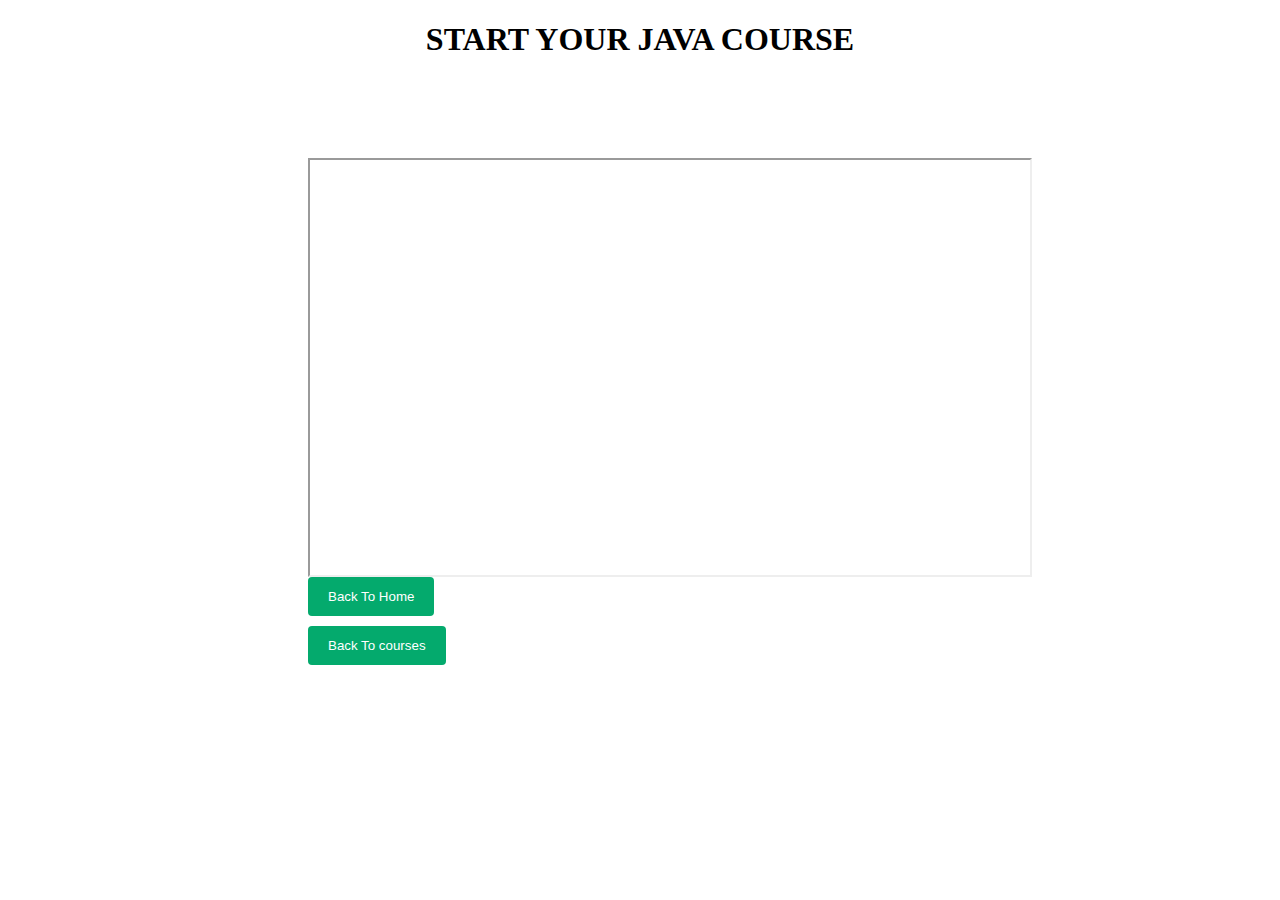
<file: sign/javavideo.html>
<!DOCTYPE html>
<html>
    <head>
<h1>START YOUR JAVA COURSE</h1>
        <style>
            h1{
                text-align: center;
            }
            iframe{
                display: block;
                margin-top:100px;
                margin-left:300px;
                padding: top 180px;
            }
            input[type=submit] {
                display: flex;
                justify-content: center;
                align-items: center;
                background-color: #04AA6D;
                color: white;
                padding: 12px 20px;
                margin-left:300px;
                margin-bottom:10px ;
                border: none;
                border-radius: 4px;
                cursor: pointer;
              }
              
              input[type=submit]:hover {
                background-color: #45a049;
              }
        </style>

    </head>
    <body>

        <iframe src="https://www.youtube.com/embed/xk4_1vDrzzo" width="720" height="415">
            
        </iframe>
        <form action="elearning.html">
            <input type="submit" value="Back To Home">
        </form>
    </form>
    <form action="courses.html">
        <input type="submit" value="Back To courses">
    </form>
    </body>
</html>
</file>
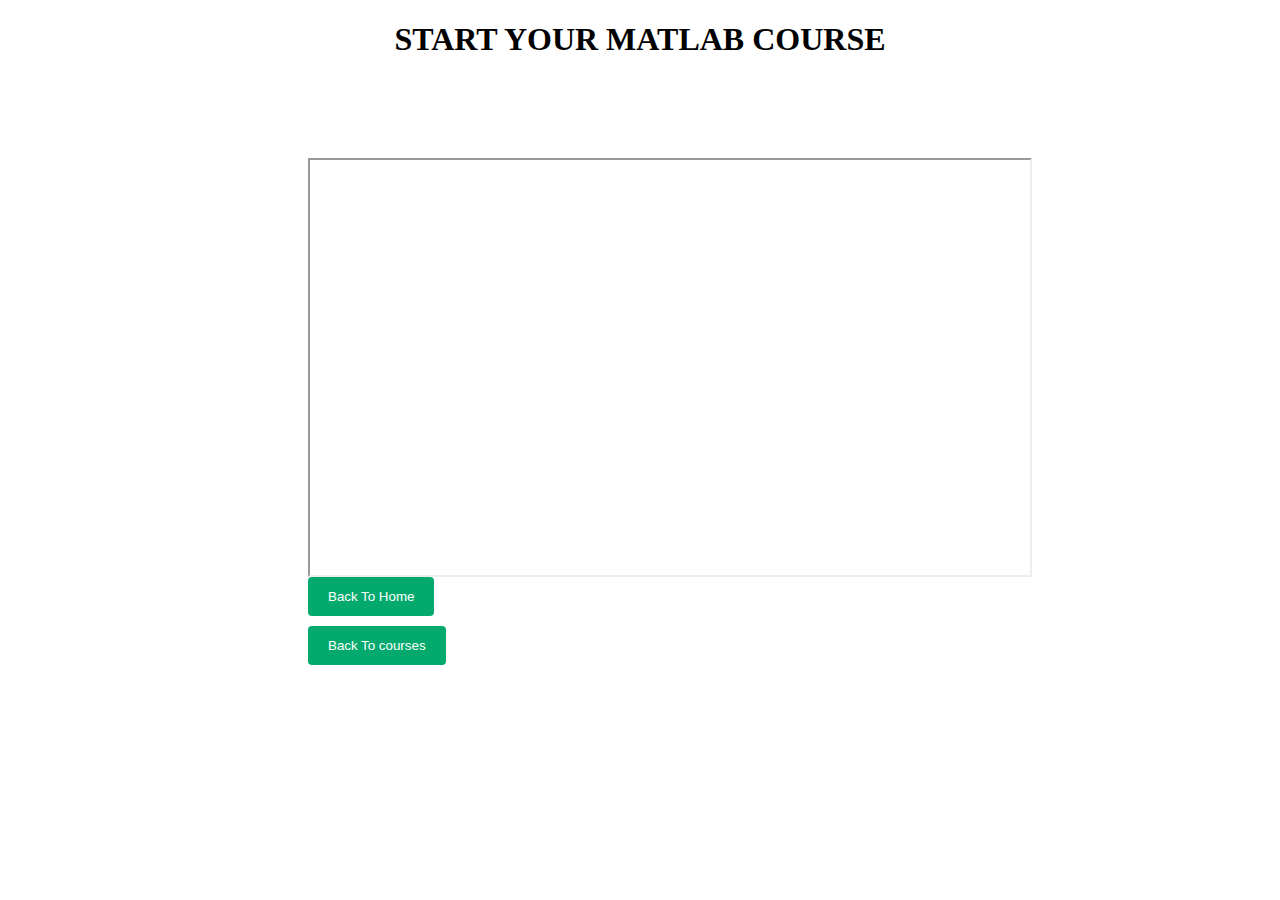
<file: sign/matlabvideo.html>
<!DOCTYPE html>
<html>
    <head>
<h1>START YOUR MATLAB COURSE</h1>
        <style>
            h1{
                text-align: center;
            }
            iframe{
                display: block;
                margin-top:100px;
                margin-left:300px;
                padding: top 180px;
            }
            input[type=submit] {
                display: flex;
                justify-content: center;
                align-items: center;
                background-color: #04AA6D;
                color: white;
                padding: 12px 20px;
                margin-left:300px;
                margin-bottom:10px ;
                border: none;
                border-radius: 4px;
                cursor: pointer;
              }
              
              input[type=submit]:hover {
                background-color: #45a049;
              }
        </style>

    </head>
    <body>

        <iframe src="https://www.youtube.com/embed/T_ekAD7U-wU"  width="720" height="415">
            
        </iframe>
        <form action="elearning.html">
            <input type="submit" value="Back To Home">
        </form>
    </form>
    <form action="courses.html">
        <input type="submit" value="Back To courses">
    </form>
    </body>
</html>
</file>
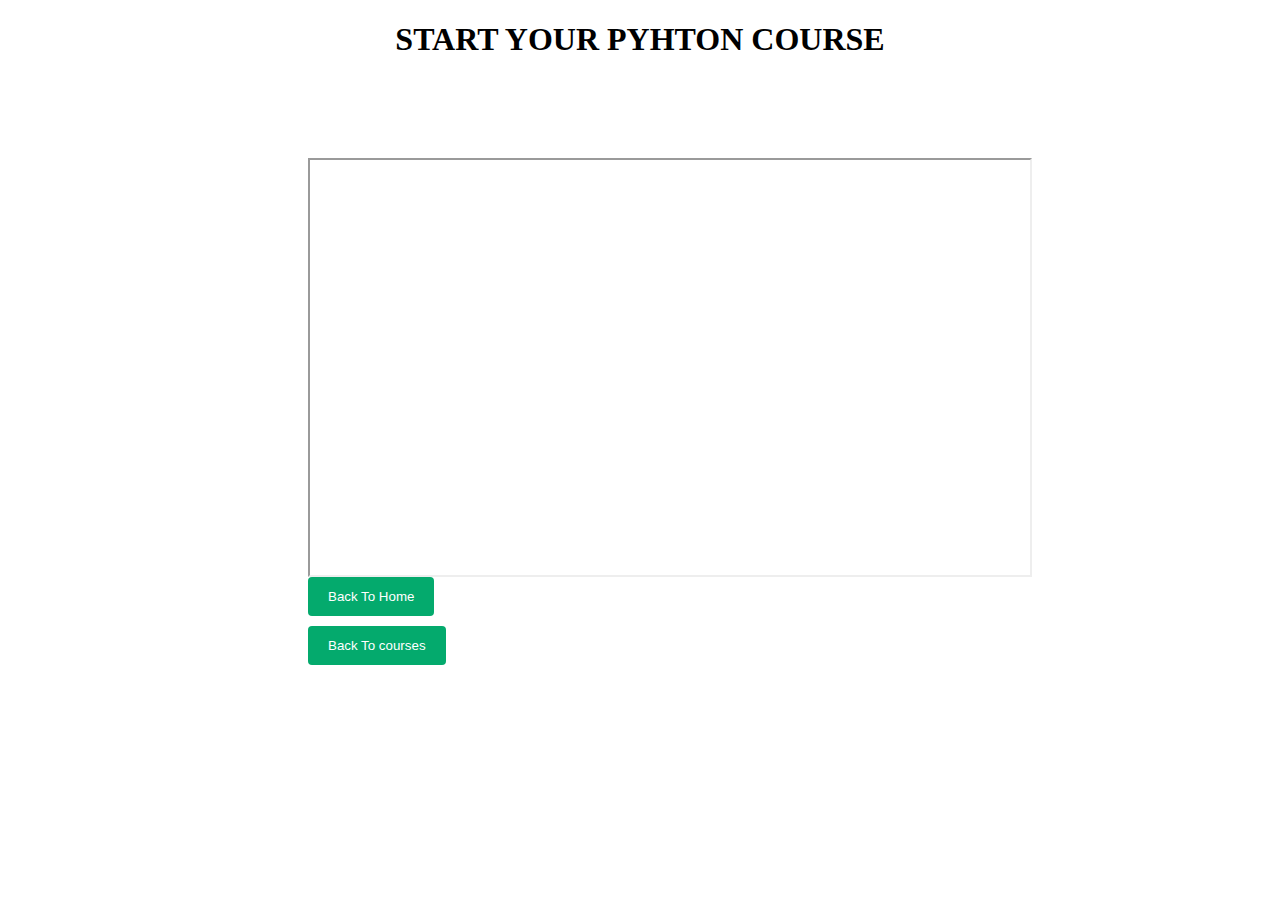
<file: sign/pythonvideo.html>
<!DOCTYPE html>
<html>
    <head>
<h1>START YOUR PYHTON COURSE</h1>
        <style>
            h1{
                text-align: center;
            }
            iframe{
                display: block;
                margin-top:100px;
                margin-left:300px;
                padding: top 180px;
            }
            input[type=submit] {
                display: flex;
                justify-content: center;
                align-items: center;
                background-color: #04AA6D;
                color: white;
                padding: 12px 20px;
                margin-left:300px;
                margin-bottom:10px ;
                border: none;
                border-radius: 4px;
                cursor: pointer;
              }
              
              input[type=submit]:hover {
                background-color: #45a049;
              }
        </style>

    </head>
    <body>

        <iframe src="https://www.youtube.com/embed/_uQrJ0TkZlc" width="720" height="415">
            
        </iframe>
        <form action="elearning.html">
            <input type="submit" value="Back To Home">
        </form>
    </form>
    <form action="courses.html">
        <input type="submit" value="Back To courses">
    </form>
    </body>
</html>
</file>
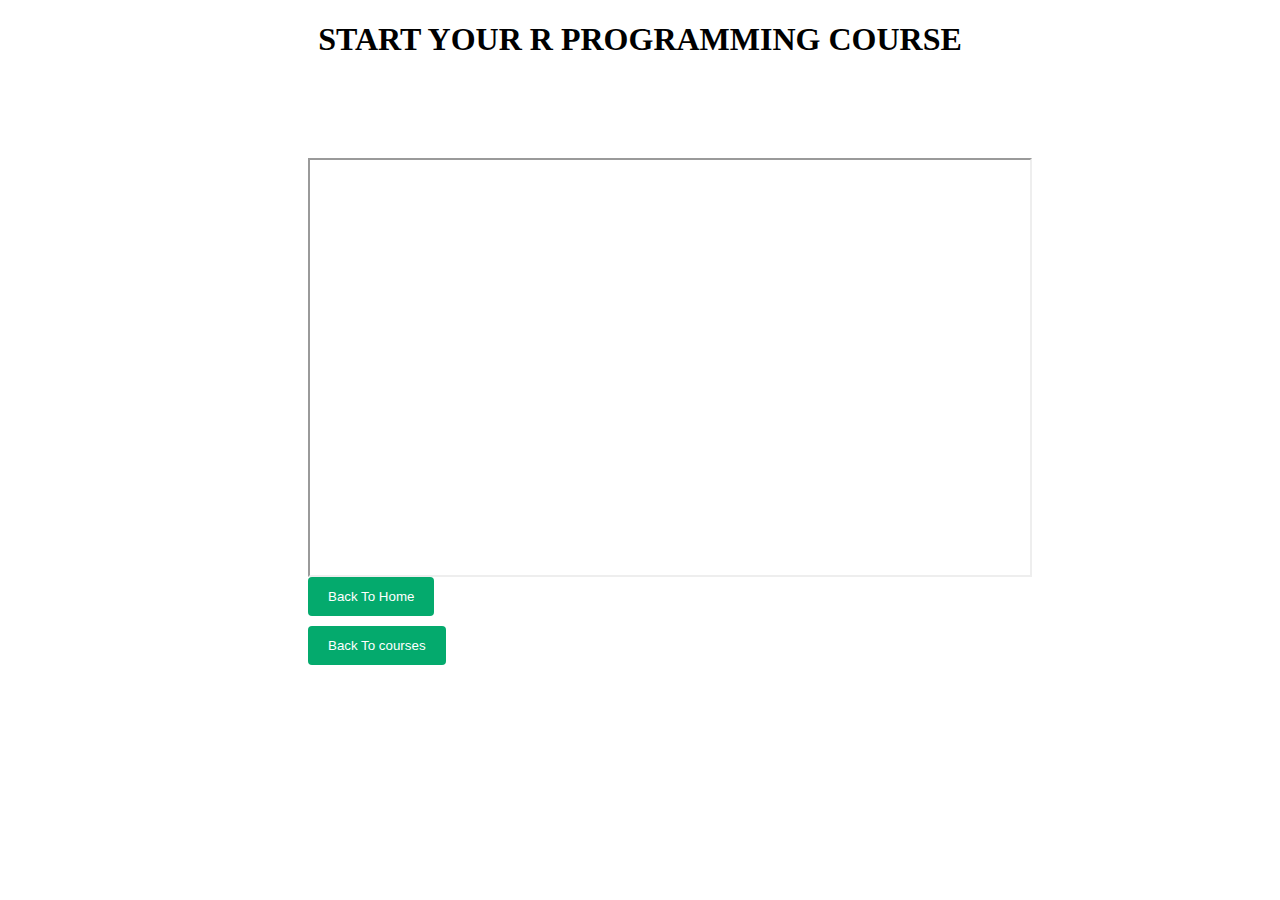
<file: sign/rvideo.html>
<!DOCTYPE html>
<html>
    <head>
<h1>START YOUR R PROGRAMMING COURSE</h1>
        <style>
            h1{
                text-align: center;
            }
            iframe{
                display: block;
                margin-top:100px;
                margin-left:300px;
                padding: top 180px;
            }
            input[type=submit] {
                display: flex;
                justify-content: center;
                align-items: center;
                background-color: #04AA6D;
                color: white;
                padding: 12px 20px;
                margin-left:300px;
                margin-bottom:10px ;
                border: none;
                border-radius: 4px;
                cursor: pointer;
              }
              
              input[type=submit]:hover {
                background-color: #45a049;
              }
        </style>

    </head>
    <body>

        <iframe src="https://www.youtube.com/embed/Q5g6lYUn6Q4" width="720" height="415">
            
        </iframe>
        <form action="elearning.html">
            <input type="submit" value="Back To Home">
        </form>
    </form>
    <form action="courses.html">
        <input type="submit" value="Back To courses">
    </form>
    </body>
</html>
</file>
<file: product landing page/style.css>
* {
    margin: 0;
    padding: 0;
    box-sizing: border-box;
    font-family: Arial, Helvetica, sans-serif;
}

.container {
    background: linear-gradient(90deg, #62627b, #435d8b);
    height: 100vh;
    display: flex;
    justify-content: center;
    align-items: center;
}
.main{
    background-color: #e1dddd;
    width: 90%;
    height: 90vh;
}

.bar .logo{
    width: 70px;
    height: 70px;
    background-color:transparent;
    border:3px solid #403f8a;
    border-radius:50%;

}
.bar{
    width: 90%;
    margin:auto;
    height: 15vh;
}

.bar , .list {
    display: flex;
    justify-content:space-between;
    align-items: center;
}
.list li{
    list-style:none;
    padding:20px;
}
.list a{
    color: #403f8a;
    font-size:18px;
    text-decoration:solid;
    position:relative;
}
.bar a::before{
    content: "";
    position:absolute ;
    bottom: -10px;
    left:0;
    width:0;
    height: 2px;
    background-color:#403f8a;
    transition: .5s ease-in-out;
}
.list a:hover::before{
    width: 100%;
}
.product{
    background-color:#f4f0f0;
    display: flex;
    justify-content:center;
    align-items: center;
    padding: 50px;
}
.product img{
    width:100vw;

}
.text{
    display:flex;
    justify-content: center;
    align-items: flex-start;
    flex-direction: column;
    gap:20px;
    padding:10px 80px;
}
.text h3{
    color:#514f4f;
    font-size:25px;
    text-transform:uppercase;
    letter-spacing:3px;
}
.text h1{
    color:#0a1327 ;
    font-size:38px;
}
.text p{
    color: #774833;
    font-size: 18px;
    line-height:30px;
}
.text button{
    padding:15px 30px;
    font-size:18px;
    color:white;
    border:none;
    background-color: #435d8b;
    cursor:pointer;

}
.text button:hover{
    background-color: aliceblue;
    color: #435d8b;
}
</file>
<file: sign/elearning.css>
*{
    margin: 0;
    padding: 0;
    box-sizing: border-box;
}
.body{
    font-family: 'Segoe UI', Tahoma, Geneva, Verdana, sans-serif
}
.top-header{
    background-color:#f6f8e6;
    height: auto;
    min-width: 100%;
}
header{
    min-width: 100vw;
    background-color: transparent;
}
header nav{
    display: flex;
    align-items: center;
    justify-content: space-around;
    padding: 0 100px;
}
.logo{
    margin-top: 10px;
    display: flex;
    align-items: center;
    justify-content: flex-start;
}
.logo-img{
    height: 90px;
    border-radius: 10px;
}
nav ul{
    list-style-type: none;
}
nav ul li{
    display: inline-block;
    margin: 0 15px;
    font-size: 25px;
}
nav ul li a{
    text-decoration: none;
    color: rgb(79, 78, 78);
    font-weight: 600;
    font-size:25px;
    transition: 0.4s ease-in-out; 
}
nav ul li a:hover{
    color: black;
}
.btn{
    background-color: #01b671;
    padding: 10px 25px;
    border-radius: 30px;
    color: black;
    transition: 0.4s ease-in-out;
    text-decoration: none;
}
.btn:hover{
    background-color: #31a25e;
}
hero-section{
    min-width: 100vw;
}
.hero-box{
    display: flex;
    align-items: center;
    justify-content: space-evenly;
    padding: 40px 100px;
}
.left-box{
    margin-left:30px;
    padding: 20px 0;
}
.started{
    text-decoration: none;
    color: black;
    font-weight: 600;
    font-size: 18px;
}
.ready{
    color: rgb(247, 51, 21);
    margin-bottom:5px;
    font-weight:550;
}
.left-box h1{
    font-size:34px;
    margin-bottom:5px;
    line-height:44px;
}
.left-para{
    margin-bottom:30px;

}
.right-img{
    width:500px;
}
.feature{
    background-color: white;
    height:50vh;
    padding:0px 100px;
    display:flex;
    align-items:center;
    justify-content:space-around;
}
.feature2{
    background-color:white;
    height:50vh;
    padding:0px 100px;
    display:flex;
    align-items:center;
    justify-content:space-around;
}
.boxes{
    padding: 20px 40px;
    display:flex;
    flex-direction:column;
    align-items:center;
    justify-content:space-around;
    border-radius:6px;
    transition:0.3s ease-in-out;
}
.boxes:hover{
    box-shadow:0px 5px 15px #bdbdbd;
    cursor: pointer;
}
.boxes h2{
    font-size:18px;
    color:rgb(49,48,48);
    margin:5px 0;
}
.boces p{
    color: rgb(131,131,131);
}
.al-shodow{
    box-shadow:0px 5px 15px #bdbdbd;
}
.course-top{
    padding: 0 0 10px 0; /*only need bottom padding or use padding*/
}
.online-title{
    display:flex;
    align-items:center;
    justify-content:center;
    margin:50px;
    color:#01b671;
}
.online-courses{
    background-color: white;
    height:auto;
    padding:0 100px;
    display:flex;
    align-items:center;
    justify-content:space-around;
}
.online-courses img{
    width:250px;
    border-radius:8px;
    margin-bottom:15px;
}
.online-courses img{
    width:250px;
    border-radius:8px;
    margin-bottom:15px;
}
.online-box{
    background-color: white;
    padding:20px 20px;
    display:flex;
    flex-direction:column;
    align-items:flex-start;
    justify-content:space-between;
    border-radius:8px;
    box-shadow: 2px 2px 5px rgb(177,177,177),2px 2px 5px rgb(177,177,177);
}
.online-box:hover{
    box-shadow:0px 5px 15px #bdbdbd;
    cursor:pointer;

}
.online-box h2{
    font-size:18px;
    color:rgb(49,48,48);
    margin:5px 0;
}
.online-box p{
    color:rgb(99,99,99);
    margin:5px 0;
}
.course-btn{
    font-size:14px;
    color: rgb(252, 248, 248);
    padding:8px 20px;
    margin:7px 0;
}
.bottom-feature{
    display:flex;
    align-items:center;
    justify-content: space-between;
    margin:35px 0 0 0;
}
.left-date{
    display:flex;
    align-items:center;
    position: relative;
    right:0px;
}
.right-stu{
    display:flex;
    align-items:center;
    position:relative;
    left:30px;
}
.left-date p, .right-stu p{
    font-size:14px;
    margin-left:5px;
}
.login-top{
    padding:0 0 100px 0;
}
.login-title{
    display:flex;
    align-items:center;
    justify-content:center;
    margin:50px;
    color:#01b671;
}
.login{
    background-color:white;
    height:auto;
    padding:0 100px;
    display:flex;
    align-items:center;
    justify-content:space-around;
}
.login center{
    position:absolute;
    top:50%;
    left:50%;
    transform:translate(-50%,-50%);
    width:400px;
    background:white;
    border-radius:10px;
}
.center h1{
    text-align:center;
    padding:0 0 20px 0;
    border-bottom:1px solid silver;
}
.center form{
    padding:0 40px;
    box-sizing:border-box;
}
footer{
    height:60hv;
    background-color:#f6f8e6;
    padding:0 100px 100px 0;
}
.footer-box{
    height:50vh;
    display:flex;
    align-items:center;
    justify-items:space-between;
}
.footer-links{
    display:flex;
    flex-direction:column;
    padding: 10px 30px;
}
.footer-about{
    width:40%;
    color:black;
    margin-left:120px;
}
.footer-links h3{
    margin-bottom:10px;
    color:black;
    font-size:17px;
}
.footer-links a{
     color:black;
     text-decoration:none;
     margin:6px 0;
     text-align:left;
     font-size:12px;
     font-weight:550;
}
.footer-links a:hover{
    color: green;
}
.end{
     text-align:center;
     color:black;
}
</file>
